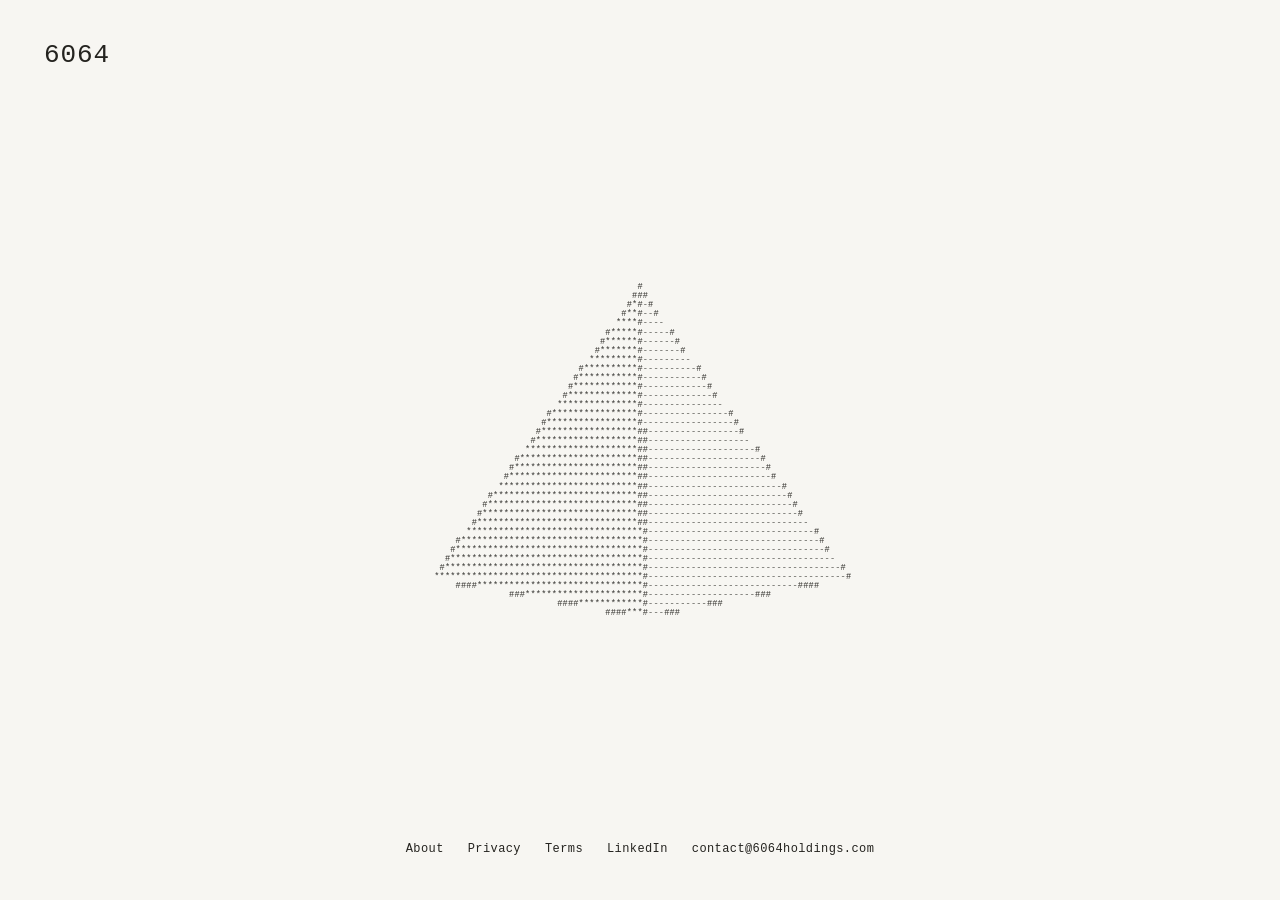
<file: index.html>
<!doctype html>
<html lang="en">
<head>
  <meta charset="utf-8">
  <meta name="viewport" content="width=device-width, initial-scale=1">
  <meta name="color-scheme" content="light">
  <meta name="theme-color" content="#f7f6f2">
  <meta name="description" content="6064 Holdings develops new consumer interactions and entertainment. Our first product, a gamified online retail site, is in development.">
  <title>6064 Holdings</title>
  <link rel="icon" href="favicon.ico?v=8" sizes="any">
  <link rel="icon" href="favicon-64.png?v=8" type="image/png" sizes="64x64">
  <link rel="icon" href="favicon.svg?v=8" type="image/svg+xml">
  <link rel="apple-touch-icon" href="apple-touch-icon.png?v=8">
  <link rel="stylesheet" href="styles.css?v=9">
  <script src="animation.js?v=8" defer></script>
</head>
<body>
  <header class="masthead">
    <h1 class="wordmark"><a href="/">6064</a></h1>
  </header>

  <main class="stage">
    <figure class="figure" aria-label="A slowly rotating ASCII pyramid">
      <pre class="pyramid-fallback" aria-hidden="true">                     ##
                    ###
                    ###
                   ##+#
                   #*#+#
                  #*#++#
                  #*#+++#
                 #**#+++#
                 #**#++++#
                #***#++++#
                #***#+++++#
               #****#+++++#
               #****#++++++#
              #****#+++++++#
              #*****#+++++++#
             #*****#++++++++#
             #******#++++++++#
            #******#+++++++++#
            #******#++++++++++#
           #*******#++++++++++#
           #*******#+++++++++++#
          #********#+++++++++++#
          #######################</pre>
      <canvas class="pyramid-canvas" id="pyramid-canvas" width="460" height="440" aria-hidden="true" hidden></canvas>
    </figure>
  </main>

  <footer class="contact">
    <nav class="footer-nav" aria-label="Footer">
      <a href="/about/">About</a>
      <a href="/privacy/">Privacy</a>
      <a href="/terms/">Terms</a>
      <a href="https://www.linkedin.com/company/6064-holdings" rel="noopener">LinkedIn</a>
      <a href="mailto:contact@6064holdings.com">contact@6064holdings.com</a>
    </nav>
  </footer>
</body>
</html>
</file>
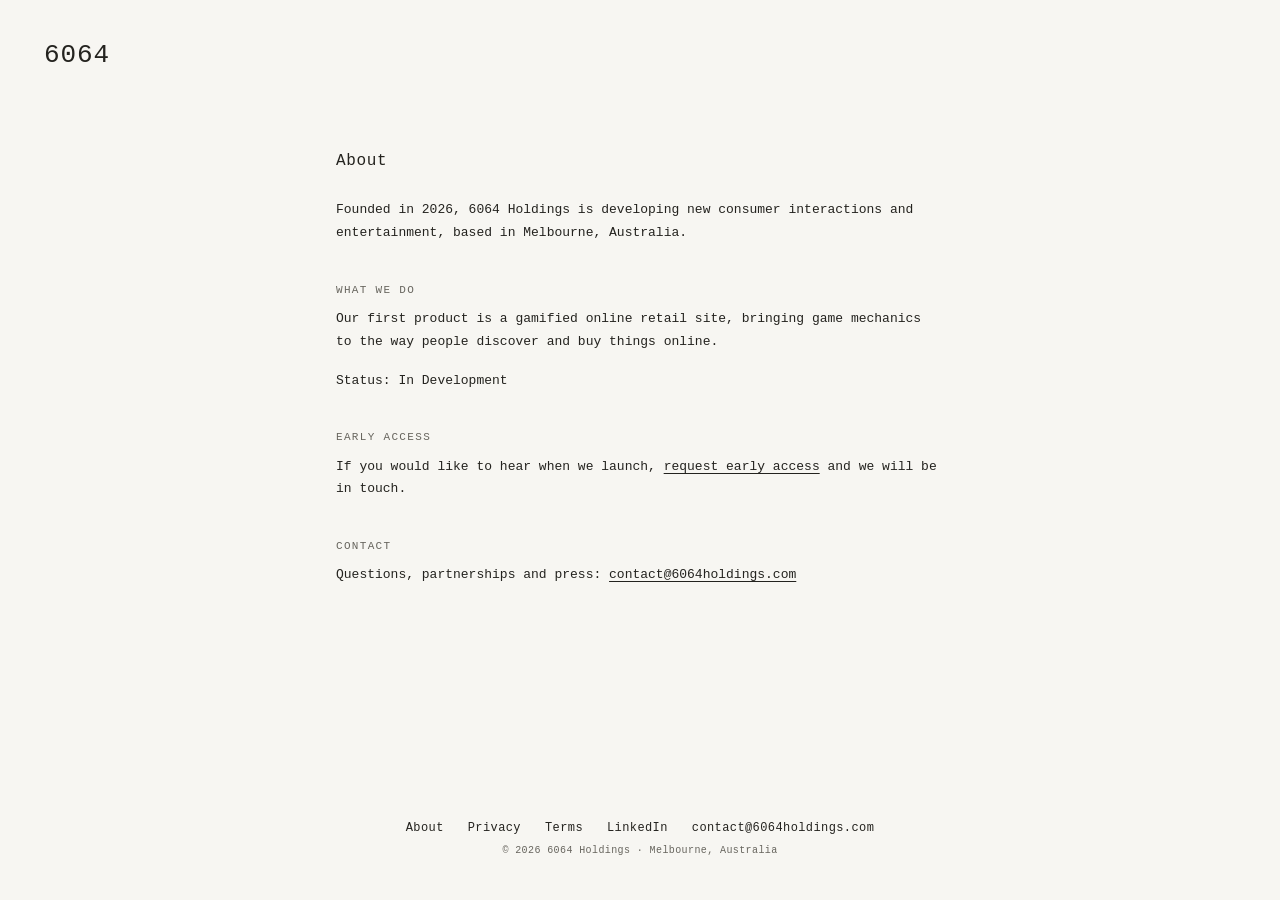
<file: about/index.html>
<!doctype html>
<html lang="en">
<head>
  <meta charset="utf-8">
  <meta name="viewport" content="width=device-width, initial-scale=1">
  <meta name="color-scheme" content="light">
  <meta name="theme-color" content="#f7f6f2">
  <meta name="description" content="6064 Holdings develops new consumer interactions and entertainment. Our first product, a gamified online retail site, is in development.">
  <title>About &middot; 6064 Holdings</title>
  <link rel="canonical" href="https://6064holdings.com/about/">
  <link rel="icon" href="/favicon.ico?v=8" sizes="any">
  <link rel="icon" href="/favicon-64.png?v=8" type="image/png" sizes="64x64">
  <link rel="icon" href="/favicon.svg?v=8" type="image/svg+xml">
  <link rel="apple-touch-icon" href="/apple-touch-icon.png?v=8">
  <link rel="stylesheet" href="/styles.css?v=9">
</head>
<body class="doc">
  <header class="masthead">
    <p class="wordmark"><a href="/">6064</a></p>
  </header>

  <main class="prose">
    <h1>About</h1>
    <p>Founded in 2026, 6064 Holdings is developing new consumer interactions and entertainment, based in Melbourne, Australia.</p>

    <h2>What we do</h2>
    <p>Our first product is a gamified online retail site, bringing game mechanics to the way people discover and buy things online.</p>
    <p>Status: In Development</p>

    <h2>Early access</h2>
    <p>If you would like to hear when we launch, <a href="mailto:contact@6064holdings.com?subject=Early%20access">request early access</a> and we will be in touch.</p>

    <h2>Contact</h2>
    <p>Questions, partnerships and press: <a href="mailto:contact@6064holdings.com">contact@6064holdings.com</a></p>
  </main>

  <footer class="contact">
    <nav class="footer-nav" aria-label="Footer">
      <a href="/about/">About</a>
      <a href="/privacy/">Privacy</a>
      <a href="/terms/">Terms</a>
      <a href="https://www.linkedin.com/company/6064-holdings" rel="noopener">LinkedIn</a>
      <a href="mailto:contact@6064holdings.com">contact@6064holdings.com</a>
    </nav>
    <p class="legal">&copy; 2026 6064 Holdings &middot; Melbourne, Australia</p>
  </footer>
</body>
</html>
</file>
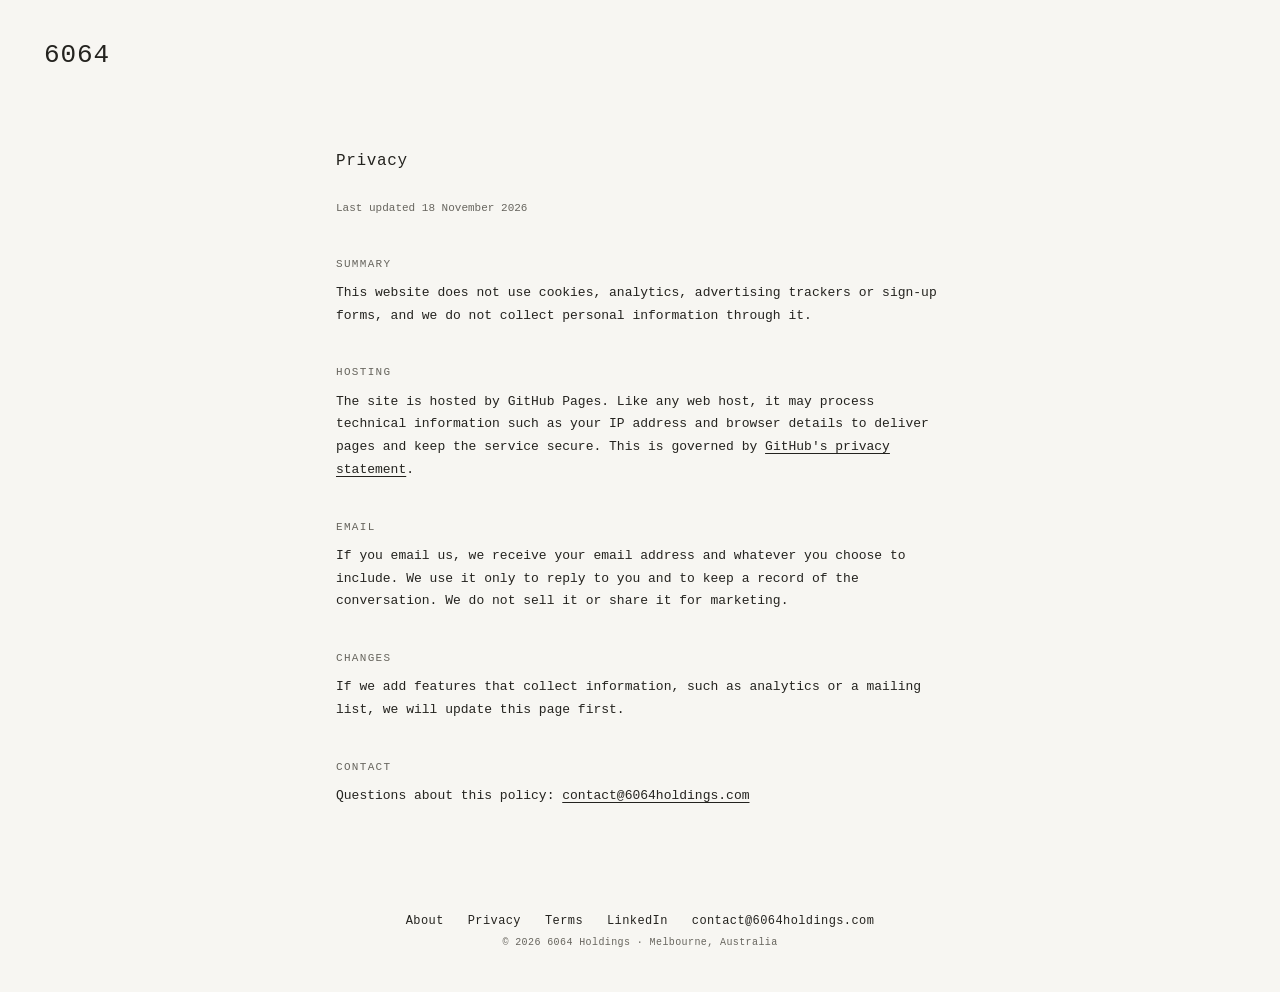
<file: privacy/index.html>
<!doctype html>
<html lang="en">
<head>
  <meta charset="utf-8">
  <meta name="viewport" content="width=device-width, initial-scale=1">
  <meta name="color-scheme" content="light">
  <meta name="theme-color" content="#f7f6f2">
  <meta name="description" content="Privacy policy for 6064holdings.com.">
  <title>Privacy &middot; 6064 Holdings</title>
  <link rel="canonical" href="https://6064holdings.com/privacy/">
  <link rel="icon" href="/favicon.ico?v=8" sizes="any">
  <link rel="icon" href="/favicon-64.png?v=8" type="image/png" sizes="64x64">
  <link rel="icon" href="/favicon.svg?v=8" type="image/svg+xml">
  <link rel="apple-touch-icon" href="/apple-touch-icon.png?v=8">
  <link rel="stylesheet" href="/styles.css?v=9">
</head>
<body class="doc">
  <header class="masthead">
    <p class="wordmark"><a href="/">6064</a></p>
  </header>

  <main class="prose">
    <h1>Privacy</h1>
    <p class="updated">Last updated 18 November 2026</p>

    <h2>Summary</h2>
    <p>This website does not use cookies, analytics, advertising trackers or sign-up forms, and we do not collect personal information through it.</p>

    <h2>Hosting</h2>
    <p>The site is hosted by GitHub Pages. Like any web host, it may process technical information such as your IP address and browser details to deliver pages and keep the service secure. This is governed by <a href="https://docs.github.com/en/site-policy/privacy-policies/github-general-privacy-statement">GitHub's privacy statement</a>.</p>

    <h2>Email</h2>
    <p>If you email us, we receive your email address and whatever you choose to include. We use it only to reply to you and to keep a record of the conversation. We do not sell it or share it for marketing.</p>

    <h2>Changes</h2>
    <p>If we add features that collect information, such as analytics or a mailing list, we will update this page first.</p>

    <h2>Contact</h2>
    <p>Questions about this policy: <a href="mailto:contact@6064holdings.com">contact@6064holdings.com</a></p>
  </main>

  <footer class="contact">
    <nav class="footer-nav" aria-label="Footer">
      <a href="/about/">About</a>
      <a href="/privacy/">Privacy</a>
      <a href="/terms/">Terms</a>
      <a href="https://www.linkedin.com/company/6064-holdings" rel="noopener">LinkedIn</a>
      <a href="mailto:contact@6064holdings.com">contact@6064holdings.com</a>
    </nav>
    <p class="legal">&copy; 2026 6064 Holdings &middot; Melbourne, Australia</p>
  </footer>
</body>
</html>
</file>
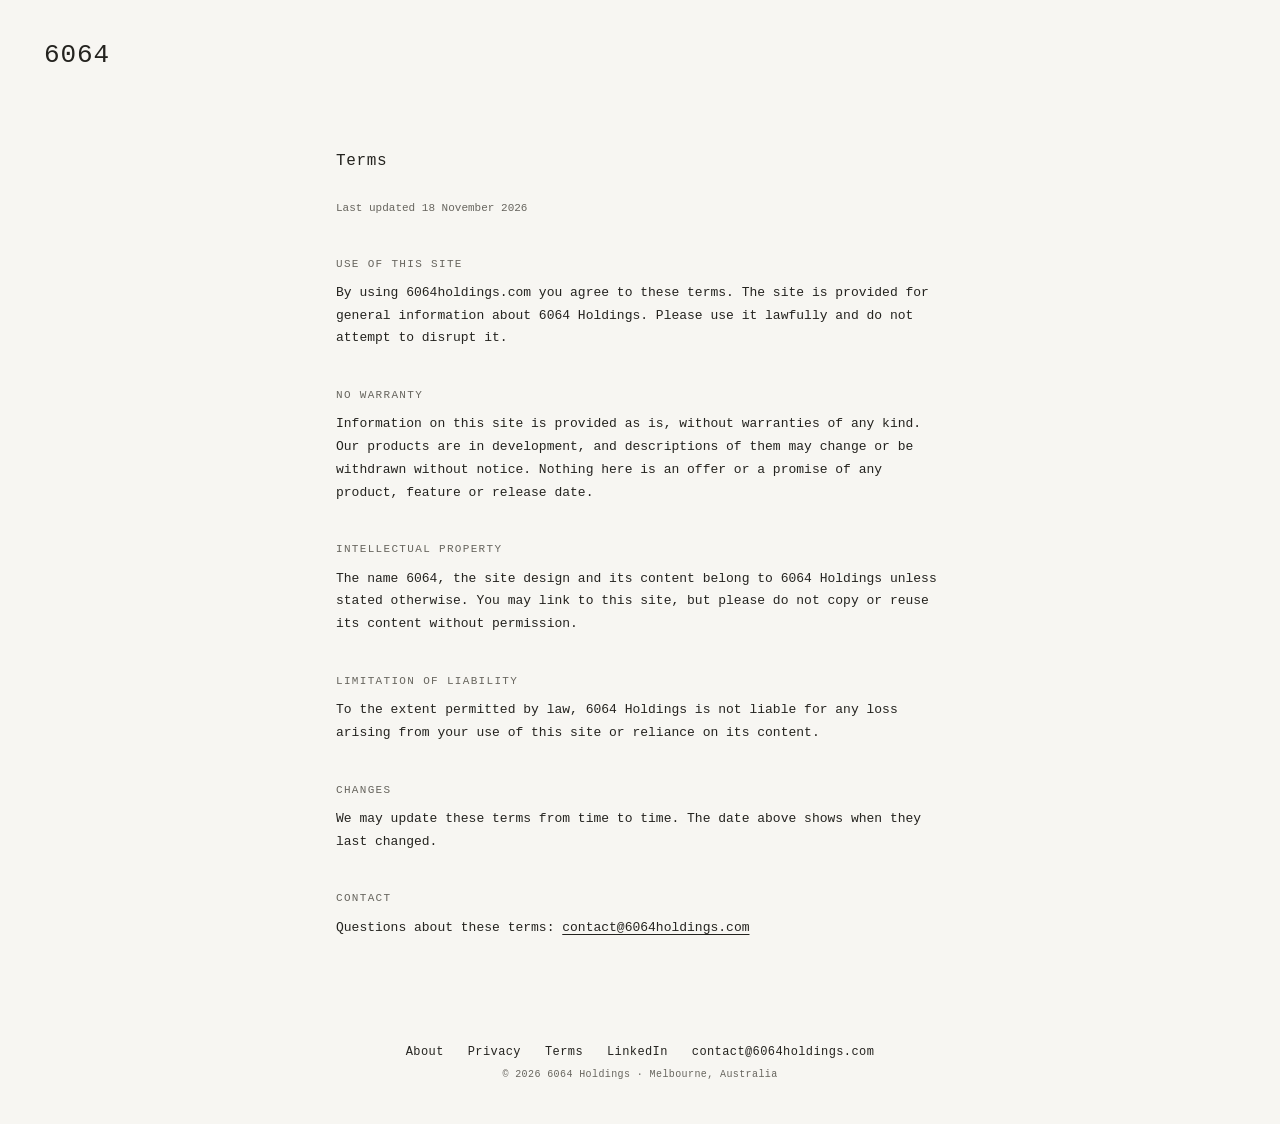
<file: terms/index.html>
<!doctype html>
<html lang="en">
<head>
  <meta charset="utf-8">
  <meta name="viewport" content="width=device-width, initial-scale=1">
  <meta name="color-scheme" content="light">
  <meta name="theme-color" content="#f7f6f2">
  <meta name="description" content="Terms of use for 6064holdings.com.">
  <title>Terms &middot; 6064 Holdings</title>
  <link rel="canonical" href="https://6064holdings.com/terms/">
  <link rel="icon" href="/favicon.ico?v=8" sizes="any">
  <link rel="icon" href="/favicon-64.png?v=8" type="image/png" sizes="64x64">
  <link rel="icon" href="/favicon.svg?v=8" type="image/svg+xml">
  <link rel="apple-touch-icon" href="/apple-touch-icon.png?v=8">
  <link rel="stylesheet" href="/styles.css?v=9">
</head>
<body class="doc">
  <header class="masthead">
    <p class="wordmark"><a href="/">6064</a></p>
  </header>

  <main class="prose">
    <h1>Terms</h1>
    <p class="updated">Last updated 18 November 2026</p>

    <h2>Use of this site</h2>
    <p>By using 6064holdings.com you agree to these terms. The site is provided for general information about 6064 Holdings. Please use it lawfully and do not attempt to disrupt it.</p>

    <h2>No warranty</h2>
    <p>Information on this site is provided as is, without warranties of any kind. Our products are in development, and descriptions of them may change or be withdrawn without notice. Nothing here is an offer or a promise of any product, feature or release date.</p>

    <h2>Intellectual property</h2>
    <p>The name 6064, the site design and its content belong to 6064 Holdings unless stated otherwise. You may link to this site, but please do not copy or reuse its content without permission.</p>

    <h2>Limitation of liability</h2>
    <p>To the extent permitted by law, 6064 Holdings is not liable for any loss arising from your use of this site or reliance on its content.</p>

    <h2>Changes</h2>
    <p>We may update these terms from time to time. The date above shows when they last changed.</p>

    <h2>Contact</h2>
    <p>Questions about these terms: <a href="mailto:contact@6064holdings.com">contact@6064holdings.com</a></p>
  </main>

  <footer class="contact">
    <nav class="footer-nav" aria-label="Footer">
      <a href="/about/">About</a>
      <a href="/privacy/">Privacy</a>
      <a href="/terms/">Terms</a>
      <a href="https://www.linkedin.com/company/6064-holdings" rel="noopener">LinkedIn</a>
      <a href="mailto:contact@6064holdings.com">contact@6064holdings.com</a>
    </nav>
    <p class="legal">&copy; 2026 6064 Holdings &middot; Melbourne, Australia</p>
  </footer>
</body>
</html>
</file>
<file: styles.css>
:root {
  --paper: #f7f6f2;
  --ink: #24231f;
  --muted: #67655e;
}

* {
  box-sizing: border-box;
}

html {
  background: var(--paper);
}

body {
  height: 100vh;
  height: 100svh;
  margin: 0;
  display: grid;
  grid-template: minmax(0, 1fr) / minmax(0, 1fr);
  padding: clamp(1.25rem, 4vw, 2.75rem);
  padding-bottom: max(clamp(1.25rem, 4vw, 2.75rem), env(safe-area-inset-bottom));
  overflow: hidden;
  background: var(--paper);
  color: var(--ink);
  font-family: ui-monospace, SFMono-Regular, "SF Mono", Menlo, Monaco,
    Consolas, "Liberation Mono", "Courier New", monospace;
  -webkit-font-smoothing: antialiased;
  text-rendering: optimizeLegibility;
}

::selection {
  background: #dfdcd2;
  color: var(--ink);
}

.masthead {
  grid-area: 1 / 1;
  align-self: start;
  justify-self: start;
  z-index: 1;
}

.stage {
  grid-area: 1 / 1;
  min-width: 0;
  min-height: 0;
  display: grid;
  place-items: center;
  padding-block: clamp(1rem, 3vh, 3rem);
}

.wordmark {
  margin: 0;
  font-size: 1.625rem;
  font-weight: 400;
  line-height: 0.9;
  letter-spacing: 0.035em;
  font-variant-numeric: tabular-nums;
}

.contact {
  grid-area: 1 / 1;
  align-self: end;
  justify-self: stretch;
  z-index: 1;
  color: var(--ink);
  font-size: 0.625rem;
  letter-spacing: 0.04em;
  text-align: center;
}

.contact a {
  color: inherit;
  text-decoration: none;
}

.figure {
  display: grid;
  place-items: center;
  width: min(460px, 100%, calc((100vh - 12rem) * 1.04545));
  width: min(460px, 100%, calc((100svh - 12rem) * 1.04545));
  aspect-ratio: 460 / 440;
  margin: 0;
}

.pyramid-fallback,
.pyramid-canvas {
  grid-area: 1 / 1;
}

.pyramid-fallback {
  margin: 0;
  color: var(--ink);
  font-family: inherit;
  font-size: clamp(0.42rem, 2.4vw, 0.78rem);
  line-height: 1.08;
  letter-spacing: 0;
  white-space: pre;
  font-variant-ligatures: none;
}

.pyramid-canvas {
  display: block;
  width: 100%;
  height: 100%;
}

.pyramid-canvas[hidden] {
  display: none;
}

.wordmark a {
  color: inherit;
  text-decoration: none;
}

.contact {
  display: grid;
  gap: 0.6rem;
}

.contact p {
  margin: 0;
}

.footer-nav {
  display: flex;
  flex-wrap: wrap;
  justify-content: center;
  gap: 0.25rem 1.5rem;
  font-size: 0.75rem;
}

.legal {
  color: var(--muted);
}

.contact a:hover,
.contact a:focus-visible,
.prose a:hover,
.prose a:focus-visible {
  text-decoration: underline;
  text-underline-offset: 0.2em;
}

/* Inner pages: scrolling document layout */
body.doc {
  height: auto;
  min-height: 100vh;
  min-height: 100svh;
  display: flex;
  flex-direction: column;
  overflow: visible;
}

.doc .masthead {
  margin-bottom: clamp(2.5rem, 9vh, 5rem);
}

.doc .prose {
  flex: 1;
  width: min(38rem, 100%);
  margin-inline: auto;
  font-size: 0.8125rem;
  line-height: 1.75;
}

.prose h1 {
  margin: 0 0 1.5rem;
  font-size: 1rem;
  font-weight: 400;
  letter-spacing: 0.04em;
}

.prose h2 {
  margin: 2.25rem 0 0.5rem;
  font-size: 0.6875rem;
  font-weight: 400;
  letter-spacing: 0.12em;
  text-transform: uppercase;
  color: var(--muted);
}

.prose p {
  margin: 0 0 1rem;
}

.prose a {
  color: inherit;
  text-underline-offset: 0.2em;
}

.prose .updated {
  color: var(--muted);
  font-size: 0.6875rem;
}

.doc .contact {
  margin-top: clamp(3rem, 10vh, 6rem);
}

.doc .contact {
  align-self: stretch;
}
</file>
